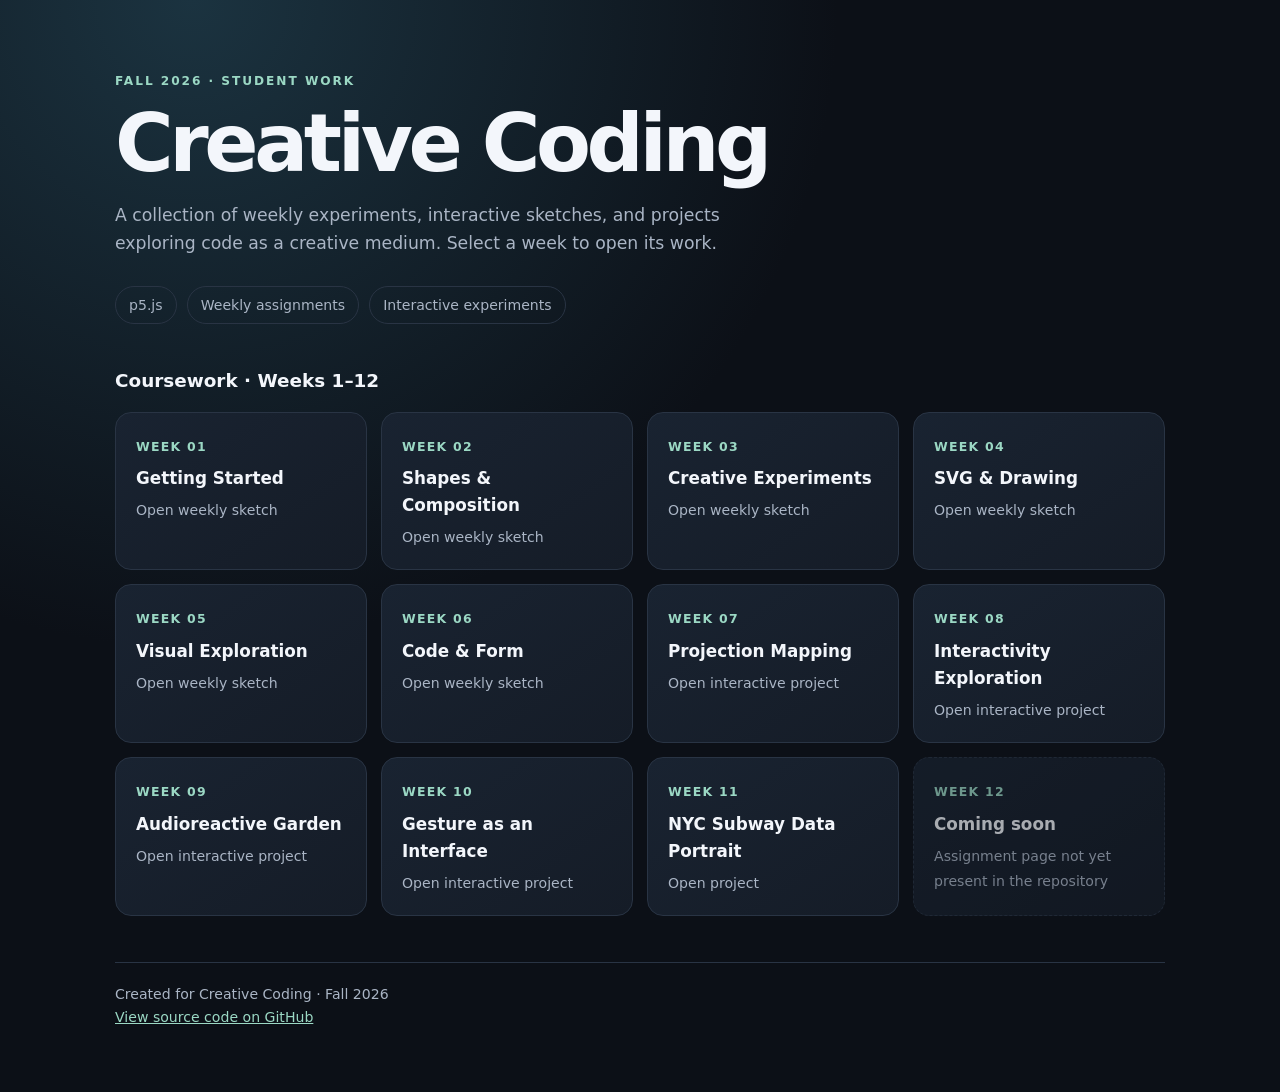
<file: index.html>
<!DOCTYPE html>
<html lang="en">
<head>
  <meta charset="UTF-8">
  <meta name="viewport" content="width=device-width, initial-scale=1">
  <meta name="description" content="Creative Coding coursework and interactive projects, Fall 2026.">
  <title>Creative Coding — Fall 2026</title>
  <style>
    :root { color-scheme: dark; --bg:#0c1017; --panel:#151c27; --muted:#aab5c5; --text:#f3f6fb; --accent:#9bd8c4; --line:#293444; }
    * { box-sizing:border-box; }
    body { margin:0; min-height:100vh; background:radial-gradient(ellipse at 15% 0%,#1b3340 0,transparent 42%),var(--bg); color:var(--text); font:16px/1.6 Inter,ui-sans-serif,system-ui,-apple-system,"Segoe UI",sans-serif; }
    main { width:min(1050px,calc(100% - 40px)); margin:0 auto; padding:72px 0 64px; }
    .eyebrow { color:var(--accent); text-transform:uppercase; letter-spacing:.16em; font-size:.76rem; font-weight:700; }
    h1 { margin:12px 0; font-size:clamp(2.5rem,7vw,5rem); line-height:1.02; letter-spacing:-.055em; }
    .intro { max-width:650px; color:var(--muted); font-size:1.08rem; }
    .meta { display:flex; flex-wrap:wrap; gap:10px; margin:28px 0 42px; }
    .pill { border:1px solid var(--line); border-radius:999px; padding:7px 13px; color:var(--muted); font-size:.88rem; }
    h2 { font-size:1.15rem; margin:0 0 16px; }
    .grid { display:grid; grid-template-columns:repeat(auto-fit,minmax(230px,1fr)); gap:14px; }
    a.card, .pending { display:block; min-height:132px; padding:20px; border:1px solid var(--line); border-radius:16px; background:linear-gradient(145deg,#192331,var(--panel)); text-decoration:none; color:var(--text); transition:transform .18s,border-color .18s; }
    a.card:hover { transform:translateY(-3px); border-color:var(--accent); }
    .week { color:var(--accent); font-size:.78rem; font-weight:700; letter-spacing:.1em; text-transform:uppercase; }
    .card strong, .pending strong { display:block; margin:7px 0 5px; font-size:1.05rem; }
    .card span:last-child, .pending span:last-child { color:var(--muted); font-size:.88rem; }
    .pending { opacity:.68; border-style:dashed; }
    footer { margin-top:46px; padding-top:20px; border-top:1px solid var(--line); color:var(--muted); font-size:.88rem; }
    footer a { color:var(--accent); }
  </style>
</head>
<body>
  <main>
    <div class="eyebrow">Fall 2026 · Student work</div>
    <h1>Creative Coding</h1>
    <p class="intro">A collection of weekly experiments, interactive sketches, and projects exploring code as a creative medium. Select a week to open its work.</p>
    <div class="meta"><span class="pill">p5.js</span><span class="pill">Weekly assignments</span><span class="pill">Interactive experiments</span></div>
    <section aria-labelledby="weeks-heading">
      <h2 id="weeks-heading">Coursework · Weeks 1–12</h2>
      <div class="grid">
        <a class="card" href="week1/index.html"><span class="week">Week 01</span><strong>Getting Started</strong><span>Open weekly sketch</span></a>
        <a class="card" href="week2/index.html"><span class="week">Week 02</span><strong>Shapes &amp; Composition</strong><span>Open weekly sketch</span></a>
        <a class="card" href="week3/index.html"><span class="week">Week 03</span><strong>Creative Experiments</strong><span>Open weekly sketch</span></a>
        <a class="card" href="week4/index.html"><span class="week">Week 04</span><strong>SVG &amp; Drawing</strong><span>Open weekly sketch</span></a>
        <a class="card" href="week5/index.html"><span class="week">Week 05</span><strong>Visual Exploration</strong><span>Open weekly sketch</span></a>
        <a class="card" href="week6/index.html"><span class="week">Week 06</span><strong>Code &amp; Form</strong><span>Open weekly sketch</span></a>
        <a class="card" href="week7/index.html"><span class="week">Week 07</span><strong>Projection Mapping</strong><span>Open interactive project</span></a>
        <a class="card" href="week8/index.html"><span class="week">Week 08</span><strong>Interactivity Exploration</strong><span>Open interactive project</span></a>
        <a class="card" href="week9/index.html"><span class="week">Week 09</span><strong>Audioreactive Garden</strong><span>Open interactive project</span></a>
        <a class="card" href="week10/index.html"><span class="week">Week 10</span><strong>Gesture as an Interface</strong><span>Open interactive project</span></a>
        <a class="card" href="week11/index.html"><span class="week">Week 11</span><strong>NYC Subway Data Portrait</strong><span>Open project</span></a>
        <div class="pending"><span class="week">Week 12</span><strong>Coming soon</strong><span>Assignment page not yet present in the repository</span></div>
      </div>
    </section>
    <footer>Created for Creative Coding · Fall 2026<br><a href="https://github.com/ah8178/creative-coding">View source code on GitHub</a></footer>
  </main>
</body>
</html>
</file>
